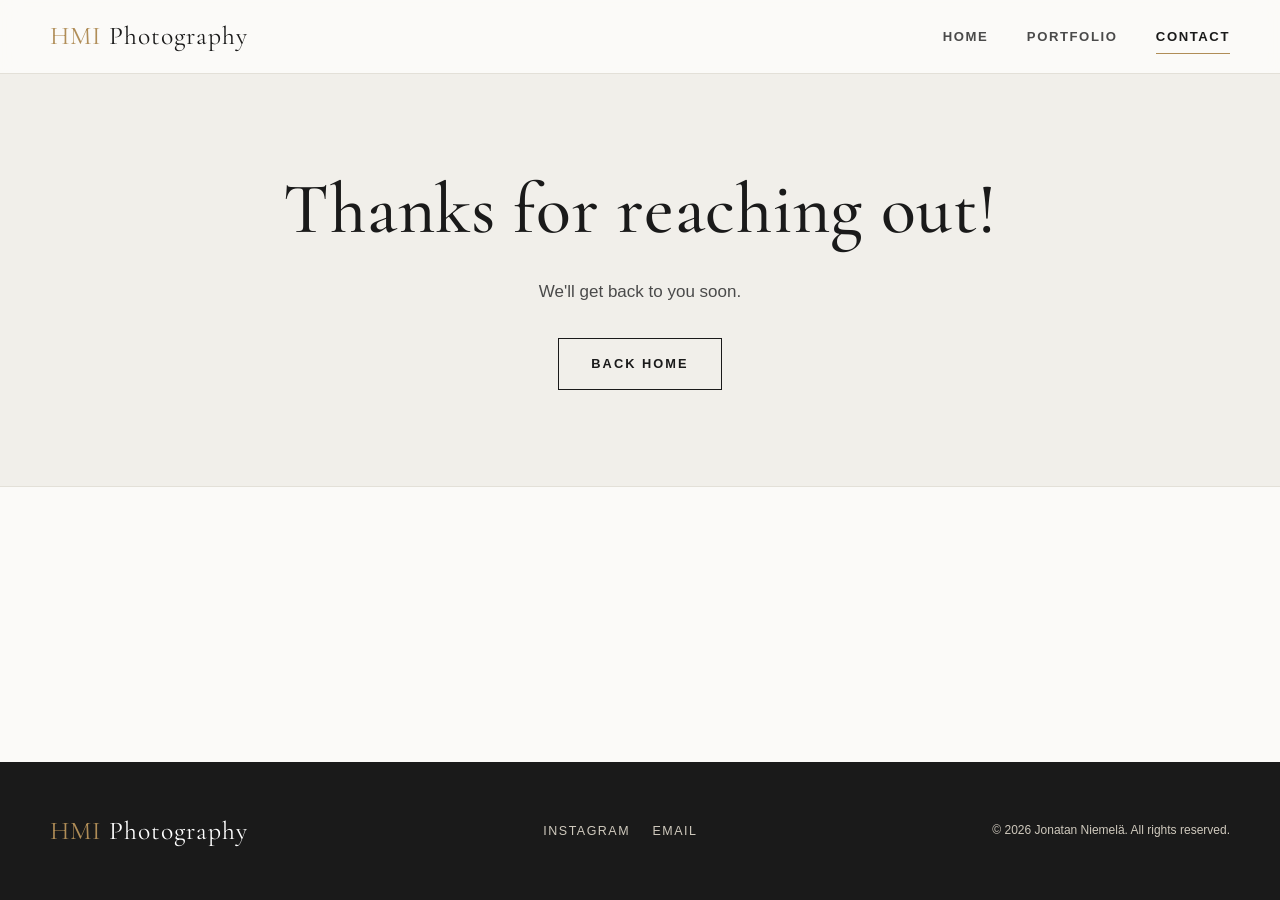
<file: contact-success.html>
<!DOCTYPE html>
<html lang="en">
<head>
	<meta charset="UTF-8">
	<meta name="viewport" content="width=device-width, initial-scale=1.0">
	<title>Contact</title>
	<link rel="preconnect" href="https://fonts.googleapis.com">
	<link rel="preconnect" href="https://fonts.gstatic.com" crossorigin>
	<link href="https://fonts.googleapis.com/css2?family=Cormorant+Garamond:wght@400;500;600&display=swap" rel="stylesheet">
	<link rel="stylesheet" href="css/style.css">
</head>
<body>

	<header class="site-header">
		<a class="brand" href="/"><span class="brand__mark">HMI</span> <span class="brand__name">Photography</span></a>
		<nav class="nav" aria-label="Primary">
			<a href="/">Home</a>
			<a href="portfolio.html">Portfolio</a>
			<a href="contact.html" aria-current="page">Contact</a>
		</nav>
	</header>

	<main>
		<section class="page-head">
			<div class="wrap">
				<!-- <p class="eyebrow">Say hello</p> -->
				<h1>Thanks for reaching out!</h1>
				<p>We'll get back to you soon.</p>
				<a class="btn btn--dark mt-2" href="/">Back Home</a>
			</div>
		</section>
	</main>

	<footer>
		<a class="brand" href="/"><span class="brand__mark">HMI</span> <span class="brand__name">Photography</span></a>
		<nav class="socials" aria-label="Social">
			<a href="https://www.instagram.com/hmiphotostudio/">Instagram</a>
			<a href="mailto:photography@hmistudios.com">Email</a>
		</nav>
		<small>&copy; 2026 Jonatan Niemelä. All rights reserved.</small>
	</footer>

</body>
</html>
</file>
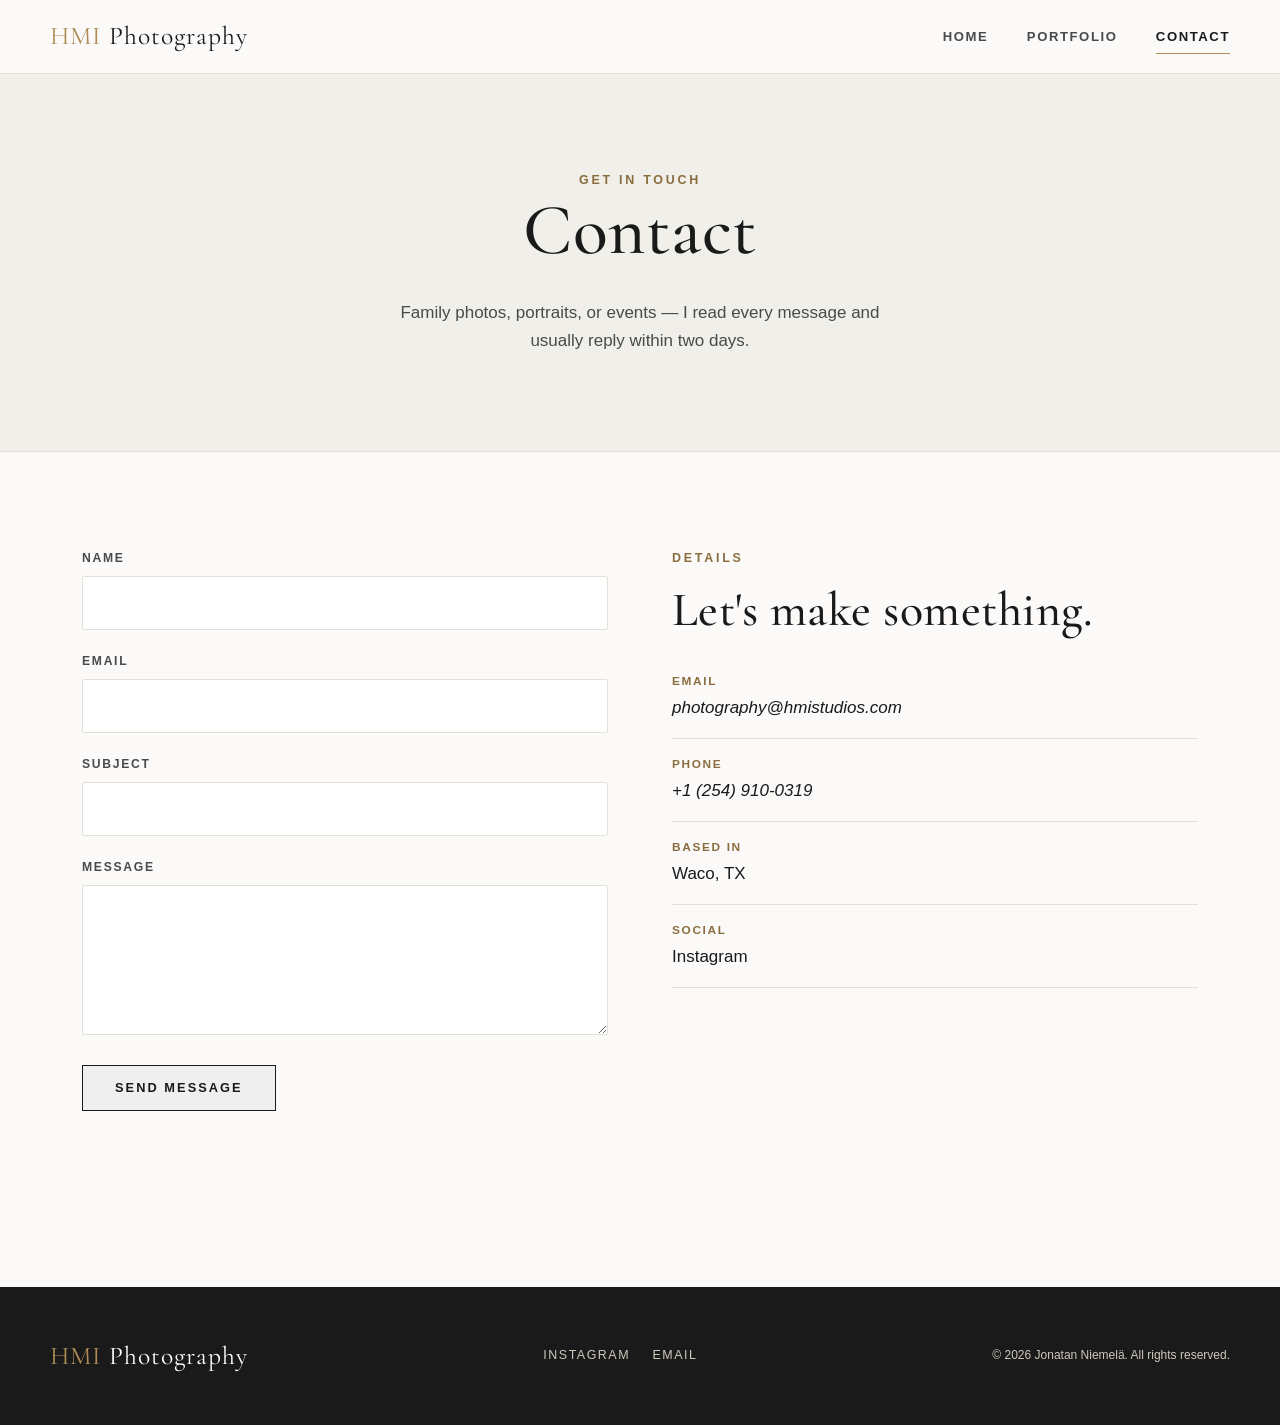
<file: contact.html>
<!DOCTYPE html>
<html lang="en">
<head>
	<meta charset="UTF-8">
	<meta name="viewport" content="width=device-width, initial-scale=1.0">
	<title>Contact — HMI Photography by Jonatan Niemelä</title>
	<meta name="description" content="Contact Jonatan Niemelä of HMI Photography in Waco, TX to book family photos, portraits, or event coverage.">
	<link rel="preconnect" href="https://fonts.googleapis.com">
	<link rel="preconnect" href="https://fonts.gstatic.com" crossorigin>
	<link href="https://fonts.googleapis.com/css2?family=Cormorant+Garamond:wght@400;500;600&display=swap" rel="stylesheet">
	<link rel="stylesheet" href="css/style.css">
	<script src="contactForm.js"></script>
</head>
<body>
	<header class="site-header">
		<a class="brand" href="/"><span class="brand__mark">HMI</span> <span class="brand__name">Photography</span></a>
		<nav class="nav" aria-label="Primary">
			<a href="/">Home</a>
			<a href="portfolio.html">Portfolio</a>
			<a href="contact.html" aria-current="page">Contact</a>
		</nav>
	</header>

	<main>
		<header class="page-head">
			<hgroup class="wrap">
				<p>Get in Touch</p>
				<h1>Contact</h1>
			</hgroup>
			<p>Family photos, portraits, or events — I read every message and usually reply within two days.</p>
		</header>

		<section class="wrap contact-grid">
			<form id="contact">
				<div class="field">
					<label for="name">Name</label>
					<input type="text" id="name" name="name" autocomplete="name" required>
				</div>
				<div class="field">
					<label for="email">Email</label>
					<input type="email" id="email" name="email" autocomplete="email" required>
				</div>
				<div class="field">
					<label for="subject">Subject</label>
					<input type="text" id="subject" name="subject">
				</div>
				<div class="field">
					<label for="message">Message</label>
					<textarea id="message" name="message" required></textarea>
				</div>
				<button id="send" class="btn btn--dark" type="submit">Send message</button>
			</form>

			<aside>
				<hgroup>
					<p>Details</p>
					<h2>Let's make something.</h2>
				</hgroup>
				<dl class="info-list">
					<dt>Email</dt>
					<dd><address><a href="mailto:photography@hmistudios.com">photography@hmistudios.com</a></address></dd>
					<dt>Phone</dt>
					<dd><address><a href="tel:+12549100319">+1 (254) 910-0319</a></address></dd>
					<dt>Based in</dt>
					<dd>Waco, TX</dd>
					<dt>Social</dt>
					<dd><a href="https://www.instagram.com/hmiphotostudio/">Instagram</a></dd>
				</dl>
			</aside>
		</section>
	</main>

	<footer>
		<a class="brand" href="/"><span class="brand__mark">HMI</span> <span class="brand__name">Photography</span></a>
		<nav class="socials" aria-label="Social">
			<a href="https://www.instagram.com/hmiphotostudio/">Instagram</a>
			<a href="mailto:photography@hmistudios.com">Email</a>
		</nav>
		<small>&copy; 2026 Jonatan Niemelä. All rights reserved.</small>
	</footer>
</body>
</html>
</file>
<file: css/style.css>
/* ===========================================================
	 HMI Photography portfolio
	 A small, dependency-free stylesheet.
	 Sections: tokens · base · header · footer · hero ·
						 gallery · about · contact · utilities · responsive
	 =========================================================== */

/* --- design tokens --------------------------------------- */
:root {
	--ink:				#1a1a1a;
	--ink-soft:	 #4a4a4a;
	--paper:			#fbfaf8;
	--paper-2:		#f1efea;
	--line:			 #e3e0d8;
	--accent:		 #b08d57;				/* warm brass */
	--accent-ink: #8a6d3f;

	--maxw: 1180px;
	--gap:	clamp(1rem, 2.5vw, 2rem);
	--header-h: 74px;
	/* full-bleed element padding that still aligns content with .wrap */
	--bleed-pad: max(var(--gap), (100% - var(--maxw)) / 2 + var(--gap));

	--serif: "Cormorant Garamond", Georgia, "Times New Roman", serif;
	--sans:	"Helvetica Neue", Arial, system-ui, sans-serif;

	--shadow: 0 10px 30px rgba(0, 0, 0, .12);
	--ease:	 cubic-bezier(.22, .61, .36, 1);
}

/* --- base ------------------------------------------------- */
*,
*::before,
*::after { box-sizing: border-box; }

@media (prefers-reduced-motion: no-preference) {
	html { scroll-behavior: smooth; }
}

body {
	display: flex;
	flex-direction: column;
	min-height: 100vh;
	margin: 0;
	font-family: var(--sans);
	font-size: 17px;
	line-height: 1.65;
	color: var(--ink);
	background: var(--paper);
	-webkit-font-smoothing: antialiased;
}

main {
	flex-grow: 1;
}

img { display: block; max-width: 100%; height: auto; }

a { color: inherit; text-decoration: none; }

h1, h2, h3 {
	font-family: var(--serif);
	font-weight: 500;
	line-height: 1.1;
	margin: 0 0 .4em;
	letter-spacing: .01em;
}

h1 { font-size: clamp(2.6rem, 6vw, 4.5rem); }
h2 { font-size: clamp(2rem, 4vw, 3rem); }
h3 { font-size: 1.5rem; }

p { margin: 0 0 1.1em; color: var(--ink-soft); }

.wrap {
	width: 100%;
	max-width: var(--maxw);
	margin-inline: auto;
	padding-inline: var(--gap);
}

hgroup p {
	font-family: var(--sans);
	font-size: .78rem;
	font-weight: bold;
	letter-spacing: .22em;
	text-transform: uppercase;
	color: var(--accent-ink);
	margin: 0 0 1rem;
}

/* --- buttons --------------------------------------------- */
.btn {
	display: inline-block;
	font-size: .8rem;
	font-weight: bold;
	letter-spacing: .16em;
	text-transform: uppercase;
	padding: .9rem 2rem;
	border: 1px solid currentColor;
	transition: background-color .3s var(--ease),
							color .3s var(--ease);
}
.btn--light { color: #fff; }
.btn--light:hover { background: #fff; color: var(--ink); }
.btn--dark	{ color: var(--ink); }
.btn--dark:hover { background: var(--ink); color: var(--paper); }

/* --- header ---------------------------------------------- */
.site-header {
	position: sticky;
	top: 0;
	z-index: 50;
	/* center content to --maxw without a wrapper; keeps the bar full-bleed */
	padding-inline: max(var(--gap), (100% - var(--maxw)) / 2);
	background: rgba(251, 250, 248, .88);
	backdrop-filter: blur(10px);
	border-bottom: 1px solid var(--line);

	display: flex;
	align-items: center;
	justify-content: space-between;
	height: var(--header-h);
}
.brand {
	font-family: var(--serif);
	font-size: 1.6rem;
	letter-spacing: .04em;
	white-space: nowrap;
}
.brand__mark { color: var(--accent); }

.nav {
	display: flex;
	gap: clamp(1.2rem, 3vw, 2.6rem);
	font-size: .82rem;
	font-weight: bold;
	letter-spacing: .12em;
	text-transform: uppercase;
}
.nav a {
	position: relative;
	padding: .4rem 0;
	color: var(--ink-soft);
	transition: color .25s var(--ease);
}
.nav a::after {
	content: "";
	position: absolute;
	left: 0; bottom: 0;
	width: 100%; height: 1px;
	background: var(--accent);
	transform: scaleX(0);
	transform-origin: left;
	transition: transform .3s var(--ease);
}
.nav a:hover,
.nav a[aria-current="page"] { color: var(--ink); }
.nav a:hover::after,
.nav a[aria-current="page"]::after { transform: scaleX(1); }

/* --- footer ---------------------------------------------- */
body > footer {
	margin-top: 5rem;
	padding-block: 3rem;
	/* center content to --maxw without a wrapper; keeps the dark bg full-bleed */
	padding-inline: max(var(--gap), (100% - var(--maxw)) / 2);
	background: var(--ink);
	color: #cfc9bd;
	font-size: .9rem;
	display: flex;
	flex-wrap: wrap;
	gap: 1rem 2rem;
	align-items: center;
	justify-content: space-between;
}
body > footer a:hover { color: #fff; }
body > footer .brand { color: #fff; }
.socials { display: flex; gap: 1.4rem; letter-spacing: .12em; text-transform: uppercase; font-size: .78rem; }

/* --- hero (home) ----------------------------------------- */
.hero {
	position: relative;
	min-height: calc(100vh - var(--header-h));
	text-align: center;
	color: #fff;
	overflow: hidden;
	display: flex;
	flex-direction: column;
	justify-content: center;
}
/* crossfading background slideshow — pure CSS, no JS */
.hero__slides {
	position: absolute;
	inset: 0;
	z-index: -2;
}
.hero__slides img {
	position: absolute;
	inset: 0;
	width: 100%;
	height: 100%;
	object-fit: cover;
	object-position: center;
	opacity: 0;
	animation: slideshow 32s infinite;
}
.hero__slides img:nth-child(1) { animation-delay:	0s; }
.hero__slides img:nth-child(2) { animation-delay:	8s; }
.hero__slides img:nth-child(3) { animation-delay: 16s; }
.hero__slides img:nth-child(4) { animation-delay: 24s; }

@keyframes slideshow {
	0%	 { opacity: 0; transform: scale(1.08); }
	6%	 { opacity: 1; }
	25%	{ opacity: 1; transform: scale(1); }
	31%	{ opacity: 0; }
	100% { opacity: 0; }
}
/* darkening veil for legible text */
.hero::after {
	content: "";
	position: absolute;
	inset: 0;
	z-index: -1;
	background: linear-gradient(rgba(20,20,20,.45), rgba(20,20,20,.6));
}
.hero__content { max-width: 760px; padding-inline: var(--gap); }
.hero hgroup p { color: #e9d9bd; }
.hero h1 { color: #fff; }
.hero__lead {
	font-size: 1.15rem;
	color: #ece9e2;
	max-width: 48ch;
	margin-inline: auto;
	margin-bottom: 2rem;
}
.hero__actions { display: flex; gap: 1rem; justify-content: center; flex-wrap: wrap; }

/* scroll cue */
.scroll-cue {
	position: absolute;
	bottom: 1.6rem;
	left: 50%;
	transform: translateX(-50%);
	font-size: .7rem;
	letter-spacing: .25em;
	text-transform: uppercase;
	color: rgba(255,255,255,.8);
	animation: bob 2.4s ease-in-out infinite;
}
@keyframes bob { 0%,100% { transform: translate(-50%, 0); } 50% { transform: translate(-50%, 8px); } }

@media (prefers-reduced-motion: reduce) {
	.hero__slides img { animation: none; opacity: 1; }
	.hero__slides img:not(:first-child) { display: none; }
	.scroll-cue { animation: none; }
}

/* --- generic page header --------------------------------- */
.page-head {
	padding-block: clamp(3rem, 8vw, 6rem);
	text-align: center;
	background: var(--paper-2);
	border-bottom: 1px solid var(--line);
}
.page-head p { max-width: 56ch; margin-inline: auto; margin-bottom: 0; }

/* --- gallery --------------------------------------------- */
.gallery {
	columns: 3;
	column-gap: var(--gap);
	padding-block: clamp(2.5rem, 6vw, 4.5rem);
}
.gallery figure {
	position: relative;
	margin: 0 0 var(--gap);
	break-inside: avoid;
	overflow: hidden;
	box-shadow: var(--shadow);
}
.gallery figure img {
	width: 100%;
	transition: transform .6s var(--ease);
}
.gallery figure figcaption {
	position: absolute;
	inset: auto 0 0 0;
	padding: 1.4rem 1.2rem .9rem;
	background: linear-gradient(transparent, rgba(0,0,0,.78));
	color: #fff;
	opacity: 0;
	transform: translateY(8px);
	transition: opacity .35s var(--ease), transform .35s var(--ease);
}
.gallery figure figcaption .t {
	font-family: var(--serif);
	font-size: 1.35rem;
	line-height: 1.1;
}
.gallery figure figcaption .s {
	font-size: .72rem;
	letter-spacing: .18em;
	text-transform: uppercase;
	color: #d9cfbd;
}
.gallery figure:hover img { transform: scale(1.06); }
.gallery figure:hover figcaption { opacity: 1; transform: translateY(0); }

/* --- split / about block --------------------------------- */
.split {
	display: grid;
	grid-template-columns: 1fr 1fr;
	gap: clamp(2rem, 5vw, 4rem);
	align-items: center;
	padding-block: clamp(3rem, 8vw, 6rem);
}
.split img { box-shadow: var(--shadow); }

/* --- contact --------------------------------------------- */
.contact-grid {
	display: grid;
	grid-template-columns: 1fr 1fr;
	gap: clamp(2rem, 5vw, 4rem);
	padding-block: clamp(3rem, 8vw, 6rem);
}
.field { margin-bottom: 1.3rem; }
.field label {
	display: block;
	font-size: .76rem;
	font-weight: bold;
	letter-spacing: .14em;
	text-transform: uppercase;
	color: var(--ink-soft);
	margin-bottom: .5rem;
}
.field input,
.field textarea {
	width: 100%;
	font: inherit;
	font-size: .95rem;
	padding: .85rem 1rem;
	color: var(--ink);
	background: #fff;
	border: 1px solid var(--line);
	border-radius: 2px;
	transition: border-color .25s var(--ease), box-shadow .25s var(--ease);
}
.field input:focus,
.field textarea:focus {
	outline: none;
	border-color: var(--accent);
	box-shadow: 0 0 0 3px rgba(176,141,87,.18);
}
.field textarea { resize: vertical; min-height: 150px; }

.info-list { margin: 0; padding: 0; }
.info-list dd {
	margin: 0;
	padding-bottom: 1rem;
	border-bottom: 1px solid var(--line);
}
.info-list dt {
	display: block;
	font-size: .74rem;
	font-weight: bold;
	letter-spacing: .14em;
	text-transform: uppercase;
	color: var(--accent-ink);
	margin-bottom: .15rem;
	padding-top: 1rem;
}

/* --- utilities ------------------------------------------- */
.center { text-align: center; }
.mt-2 { margin-top: 2rem; }

/* --- responsive ------------------------------------------ */
@media (max-width: 900px) {
	.gallery { columns: 2; }
	.strip__grid { grid-template-columns: 1fr; gap: 2rem; }
	.split,
	.contact-grid { grid-template-columns: 1fr; }
	.split .split__img { order: -1; }
}

@media (max-width: 600px) {
	:root { --header-h: 56px; }
	body { font-size: 16px; }
	.gallery { columns: 1; }
	.nav { gap: .85rem; font-size: .7rem; letter-spacing: .08em; }
	.brand { font-size: 1.3rem; }
	.site-header .brand__name { display: none; }
	.hero__actions { flex-direction: column; align-items: center; }
}
</file>
